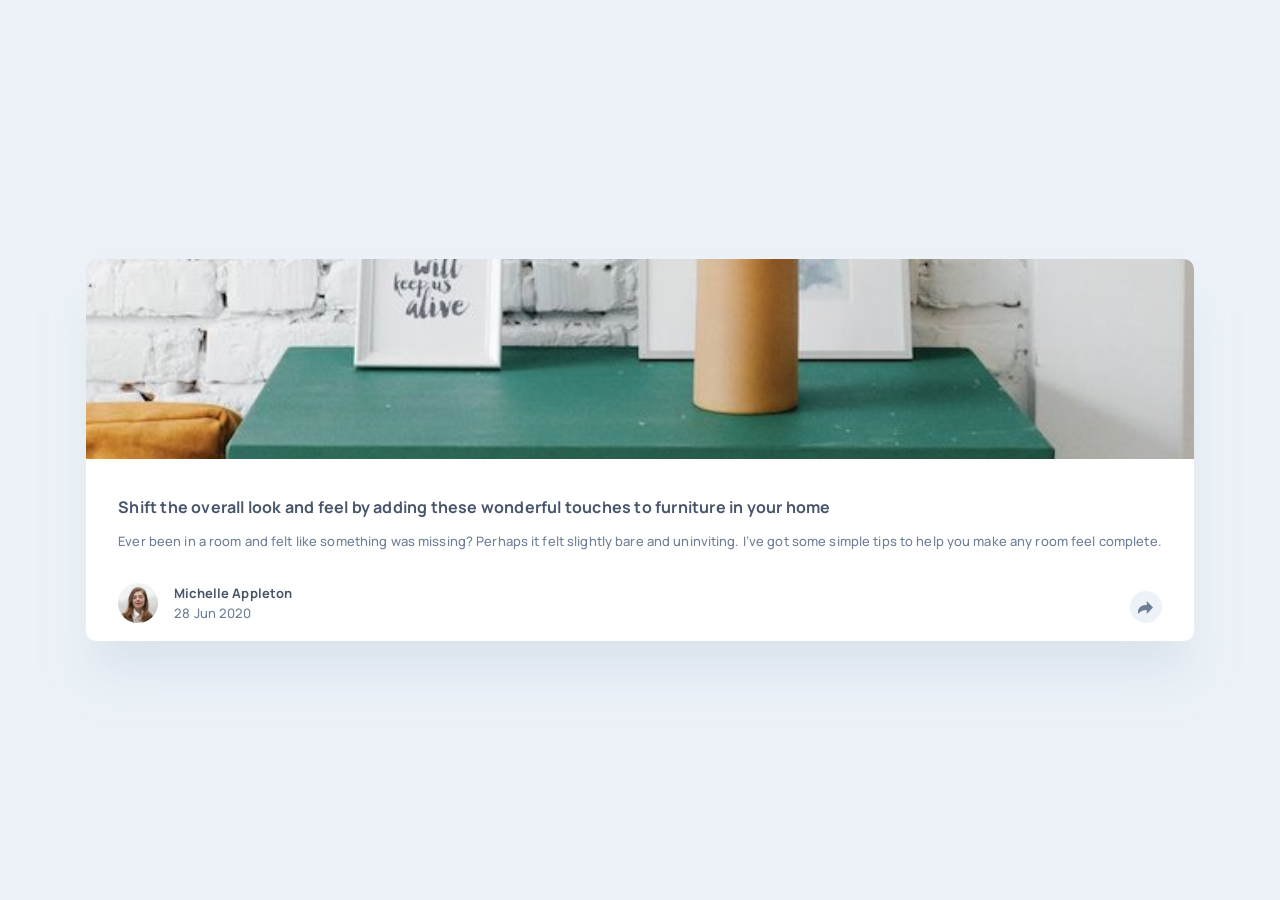
<file: article-preview-component-master/index.html>
<!DOCTYPE html>
<html lang="en">
<head>
  <meta charset="UTF-8">
  <meta http-equiv="X-UA-Compatible" content="IE=edge">
  <meta name="viewport" content="width=device-width, initial-scale=1.0">
  <link rel="stylesheet" href="styles/styles.css">
  <title>Document</title>
</head>
<body>
  <div class="c-article">
    <div class="c-article__btn-share">
      <svg xmlns="http://www.w3.org/2000/svg" width="15" height="13"><path fill="#6E8098" d="M15 6.495L8.766.014V3.88H7.441C3.33 3.88 0 7.039 0 10.936v2.049l.589-.612C2.59 10.294 5.422 9.11 8.39 9.11h.375v3.867L15 6.495z"/></svg>
    </div>
    <div class="c-article__image">
      <img src="images/drawers.jpg" alt="Green drawers with a frame showing a quote : Love will keep us alive.">
    </div>
    <div class="c-article__content">
      <div class="c-article__text">
        <h1 class="c-article__tilte">  Shift the overall look and feel by adding these wonderful 
          touches to furniture in your home
        </h1>
        <p class="c-article__description">  Ever been in a room and felt like something was missing? Perhaps 
          it felt slightly bare and uninviting. I’ve got some simple tips 
          to help you make any room feel complete.
        </p>
        <div class="c-article__footer">
          <div class="c-article__info">
            <img src="images/avatar-michelle.jpg" alt="" class="c-article__avatar" width="40px" height="40px">
            <div class="c-article__name-date">
              <p class="c-article__name">Michelle Appleton</p>
              <p class="c-article__date">28 Jun 2020</p>
            </div>
          </div>
        </div>
      </div>
    </div>
    <div class="tooltip toolTip--isvisible" id="toolTips">
      <p>SHARE</p>
      <div class="tooltip__social-icons">
        <svg xmlns="http://www.w3.org/2000/svg" width="20" height="20"><path fill="#FFF" d="M18.896 0H1.104C.494 0 0 .494 0 1.104v17.793C0 19.506.494 20 1.104 20h9.58v-7.745H8.076V9.237h2.606V7.01c0-2.583 1.578-3.99 3.883-3.99 1.104 0 2.052.082 2.329.119v2.7h-1.598c-1.254 0-1.496.597-1.496 1.47v1.928h2.989l-.39 3.018h-2.6V20h5.098c.608 0 1.102-.494 1.102-1.104V1.104C20 .494 19.506 0 18.896 0z"/></svg>
        <svg xmlns="http://www.w3.org/2000/svg" width="20" height="17"><path fill="#FFF" d="M20 2.172a8.192 8.192 0 01-2.357.646 4.11 4.11 0 001.804-2.27 8.22 8.22 0 01-2.605.996A4.096 4.096 0 0013.847.248c-2.65 0-4.596 2.472-3.998 5.037A11.648 11.648 0 011.392 1a4.109 4.109 0 001.27 5.478 4.086 4.086 0 01-1.858-.513c-.045 1.9 1.318 3.679 3.291 4.075a4.113 4.113 0 01-1.853.07 4.106 4.106 0 003.833 2.849A8.25 8.25 0 010 14.658a11.616 11.616 0 006.29 1.843c7.618 0 11.922-6.434 11.663-12.205A8.354 8.354 0 0020 2.172z"/></svg>
        <svg xmlns="http://www.w3.org/2000/svg" width="20" height="20"><path fill="#FFF" d="M10 0C4.478 0 0 4.477 0 10c0 4.237 2.636 7.855 6.356 9.312-.088-.791-.167-2.005.035-2.868.182-.78 1.172-4.97 1.172-4.97s-.299-.6-.299-1.486c0-1.39.806-2.428 1.81-2.428.852 0 1.264.64 1.264 1.408 0 .858-.545 2.14-.828 3.33-.236.995.5 1.807 1.48 1.807 1.778 0 3.144-1.874 3.144-4.58 0-2.393-1.72-4.068-4.177-4.068-2.845 0-4.515 2.135-4.515 4.34 0 .859.331 1.781.745 2.281a.3.3 0 01.069.288l-.278 1.133c-.044.183-.145.223-.335.134-1.249-.581-2.03-2.407-2.03-3.874 0-3.154 2.292-6.052 6.608-6.052 3.469 0 6.165 2.473 6.165 5.776 0 3.447-2.173 6.22-5.19 6.22-1.013 0-1.965-.525-2.291-1.148l-.623 2.378c-.226.869-.835 1.958-1.244 2.621.937.29 1.931.446 2.962.446 5.522 0 10-4.477 10-10S15.522 0 10 0z"/></svg>
      </div>
    </div>
  </div>
  <script>
  eventTarget = document.querySelector('.c-article__btn-share');

  eventHandlerFunction = function() {
    toolTip = document.querySelector('.tooltip');
    console.log(toolTip.classList)
    toolTip.classList.toggle('toolTip--isvisible')
  }
  
  eventTarget.addEventListener("click", eventHandlerFunction);

  </script>
</body>
</html>
</file>
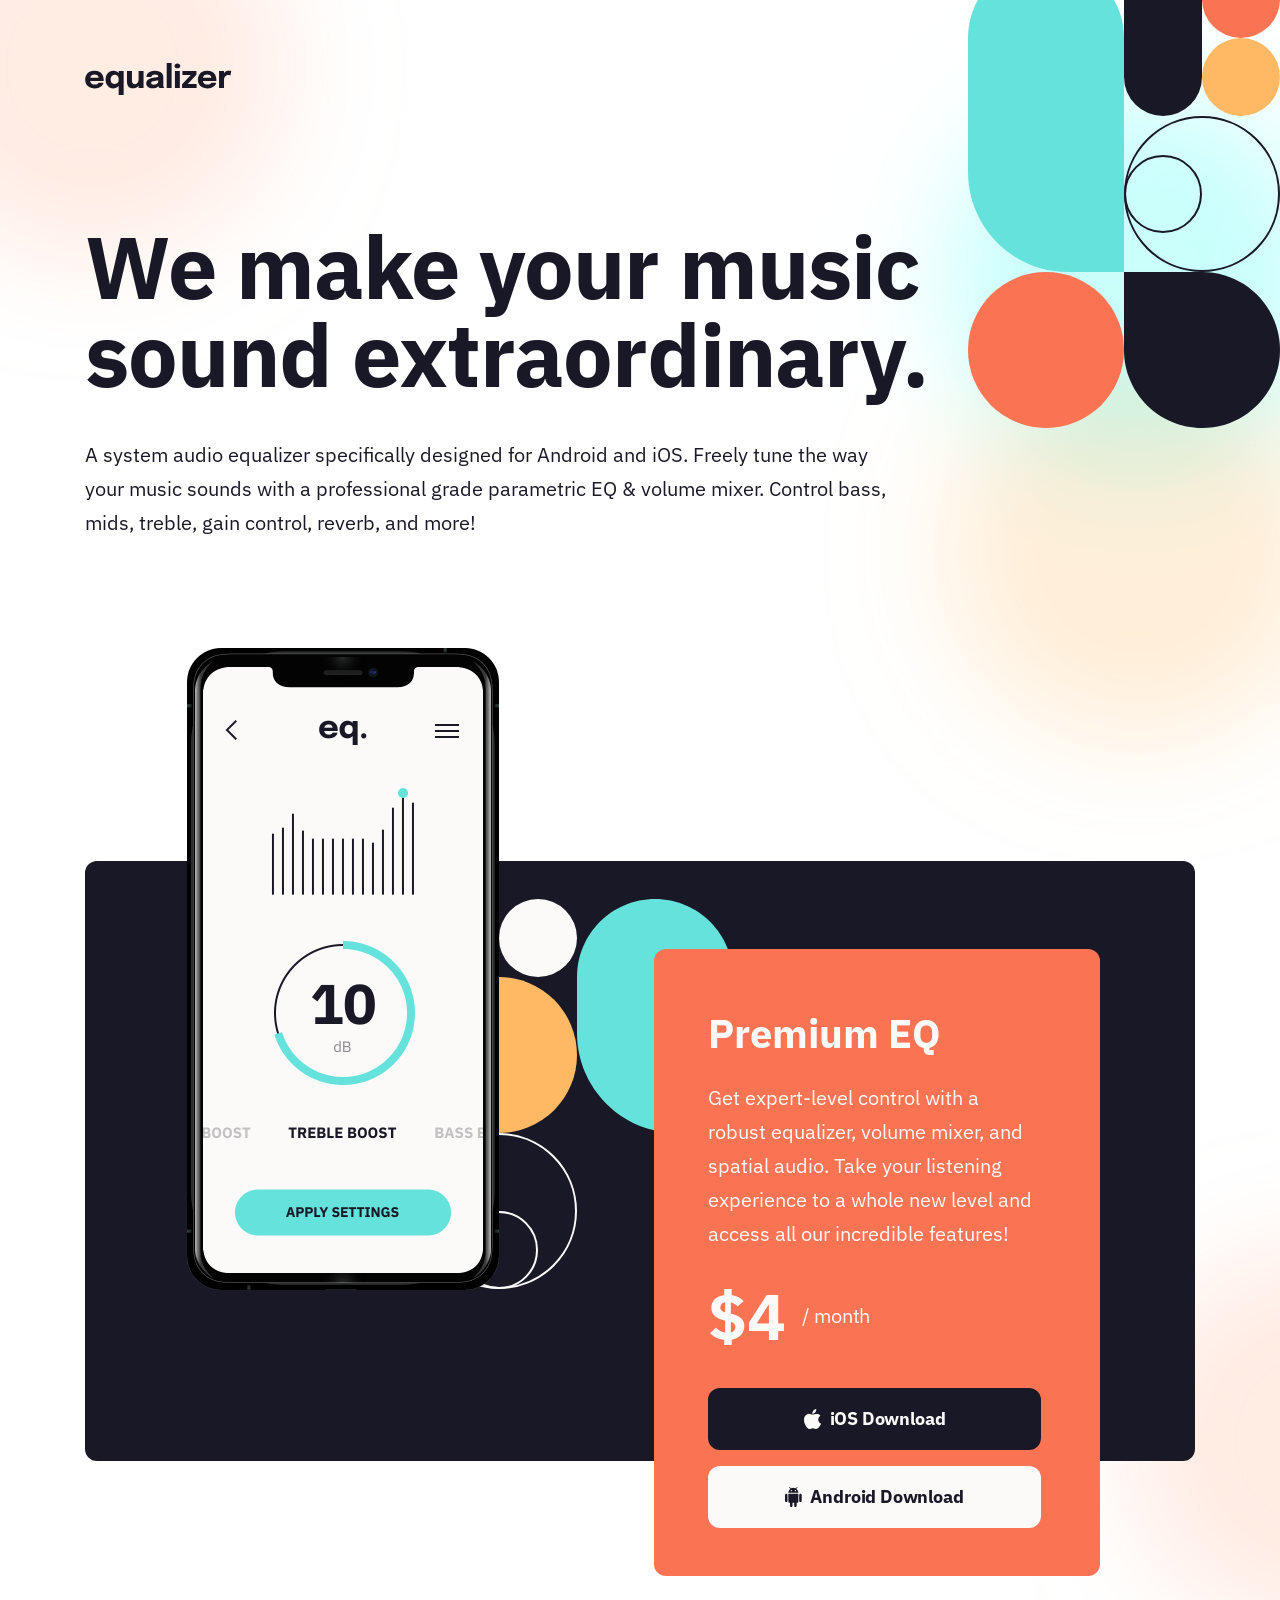
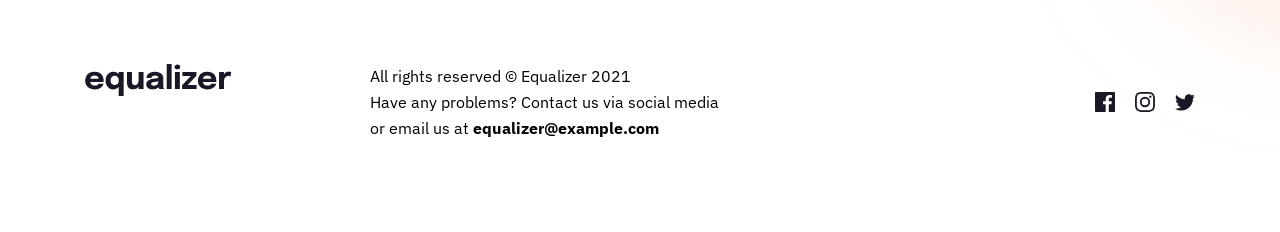
<file: equalizer-landing-page/index.html>
<!DOCTYPE html>
<html lang="en">
<head>
  <meta charset="UTF-8">
  <meta http-equiv="X-UA-Compatible" content="IE=edge">
  <meta name="viewport" content="width=device-width, initial-scale=1.0">
  <link rel="stylesheet" href="styles/style.css">
  <title>Equalizer | We make your music sound extraordinary</title>
</head>
<body>
  <header>
    <img src="images/bg-pattern-1.svg" alt="" class="header__background">
    <img src="images/equalizer.svg" alt="logo equalizer" class="header__logo">
    <h1>We make your music sound extraordinary.</h1>
    <p class="header__subtitle">A system audio equalizer specifically designed for Android and iOS. Freely tune the way your music sounds with a professional grade parametric EQ & volume mixer. Control bass, mids, treble, gain control, reverb, and more!</p>
</header>
<main>
  <div class="content">
    <div class="content__background">
      <div class="content__illustration"></div>
    </div>
    <img src="images/illustration-app.png" alt="Mobile screen showing equalizer app" class="content__mobile-image">
    <div class="card-info">
      <h2 class="card-info__title">Premium EQ</h2>
      <p class="card-info__description">Get expert-level control with a robust equalizer, volume mixer, and spatial audio. Take your listening experience to a whole new level and access all our incredible features!</p>
      <div class="card-info__price"><span>$4</span>/ month</div>
      <a href="#" class="card-info__button-ios"><img src="images/icon-apple.svg" alt="Apple logo">iOS Download</a>
      <a href="#" class="card-info__button-android"><img src="images/icon-android.svg" alt="Android logo">Android Download</a>
    </div>
  </div>
</main>
  <footer>
    <img src="images/equalizer.svg" alt="Logo equalizer" class="footer__logo">
    <div class="footer__info-social">
      <p class="footer__copyright">All rights reserved © Equalizer 2021
        <br/>Have any problems? Contact us via social media or email us at <strong>equalizer@example.com</strong></p>
      <div class="footer__social-icons">
        <a href="#"><svg width="20" height="20" xmlns="http://www.w3.org/2000/svg"><path d="M18.896 0H1.104C.494 0 0 .494 0 1.104v17.793C0 19.506.494 20 1.104 20h9.58v-7.745H8.076V9.237h2.606V7.01c0-2.583 1.578-3.99 3.883-3.99 1.104 0 2.052.082 2.329.119v2.7h-1.598c-1.254 0-1.496.597-1.496 1.47v1.928h2.989l-.39 3.018h-2.6V20h5.098c.608 0 1.102-.494 1.102-1.104V1.104C20 .494 19.506 0 18.896 0Z" fill="#191826"/></svg></a>
        <a href="#"><svg width="20" height="20" xmlns="http://www.w3.org/2000/svg"><path d="M10 1.802c2.67 0 2.987.01 4.042.059 2.71.123 3.975 1.409 4.099 4.099.048 1.054.057 1.37.057 4.04 0 2.672-.01 2.988-.057 4.042-.124 2.687-1.387 3.975-4.1 4.099-1.054.048-1.37.058-4.041.058-2.67 0-2.987-.01-4.04-.058-2.718-.124-3.977-1.416-4.1-4.1-.048-1.054-.058-1.37-.058-4.041 0-2.67.01-2.986.058-4.04.124-2.69 1.387-3.977 4.1-4.1 1.054-.048 1.37-.058 4.04-.058ZM10 0C7.284 0 6.944.012 5.877.06 2.246.227.227 2.242.061 5.877.01 6.944 0 7.284 0 10s.012 3.057.06 4.123c.167 3.632 2.182 5.65 5.817 5.817 1.067.048 1.407.06 4.123.06s3.057-.012 4.123-.06c3.629-.167 5.652-2.182 5.816-5.817.05-1.066.061-1.407.061-4.123s-.012-3.056-.06-4.122C19.777 2.249 17.76.228 14.124.06 13.057.01 12.716 0 10 0Zm0 4.865a5.135 5.135 0 1 0 0 10.27 5.135 5.135 0 0 0 0-10.27Zm0 8.468a3.333 3.333 0 1 1 0-6.666 3.333 3.333 0 0 1 0 6.666Zm5.338-9.87a1.2 1.2 0 1 0 0 2.4 1.2 1.2 0 0 0 0-2.4Z" fill="#191826"/></svg></a>
        <a href="#"><svg width="20" height="17" xmlns="http://www.w3.org/2000/svg"><path d="M20 2.172a8.192 8.192 0 0 1-2.357.646 4.11 4.11 0 0 0 1.805-2.27 8.22 8.22 0 0 1-2.606.996A4.096 4.096 0 0 0 13.847.248c-2.65 0-4.596 2.472-3.998 5.037A11.648 11.648 0 0 1 1.392 1a4.109 4.109 0 0 0 1.27 5.478 4.086 4.086 0 0 1-1.858-.513c-.045 1.9 1.318 3.679 3.291 4.075a4.113 4.113 0 0 1-1.853.07 4.106 4.106 0 0 0 3.833 2.849A8.25 8.25 0 0 1 0 14.658a11.616 11.616 0 0 0 6.29 1.843c7.618 0 11.923-6.434 11.663-12.205A8.354 8.354 0 0 0 20 2.172Z" fill="#191826"/></svg></a>
      </div>  
    </div>
  </footer>
</body>
</html>
</file>
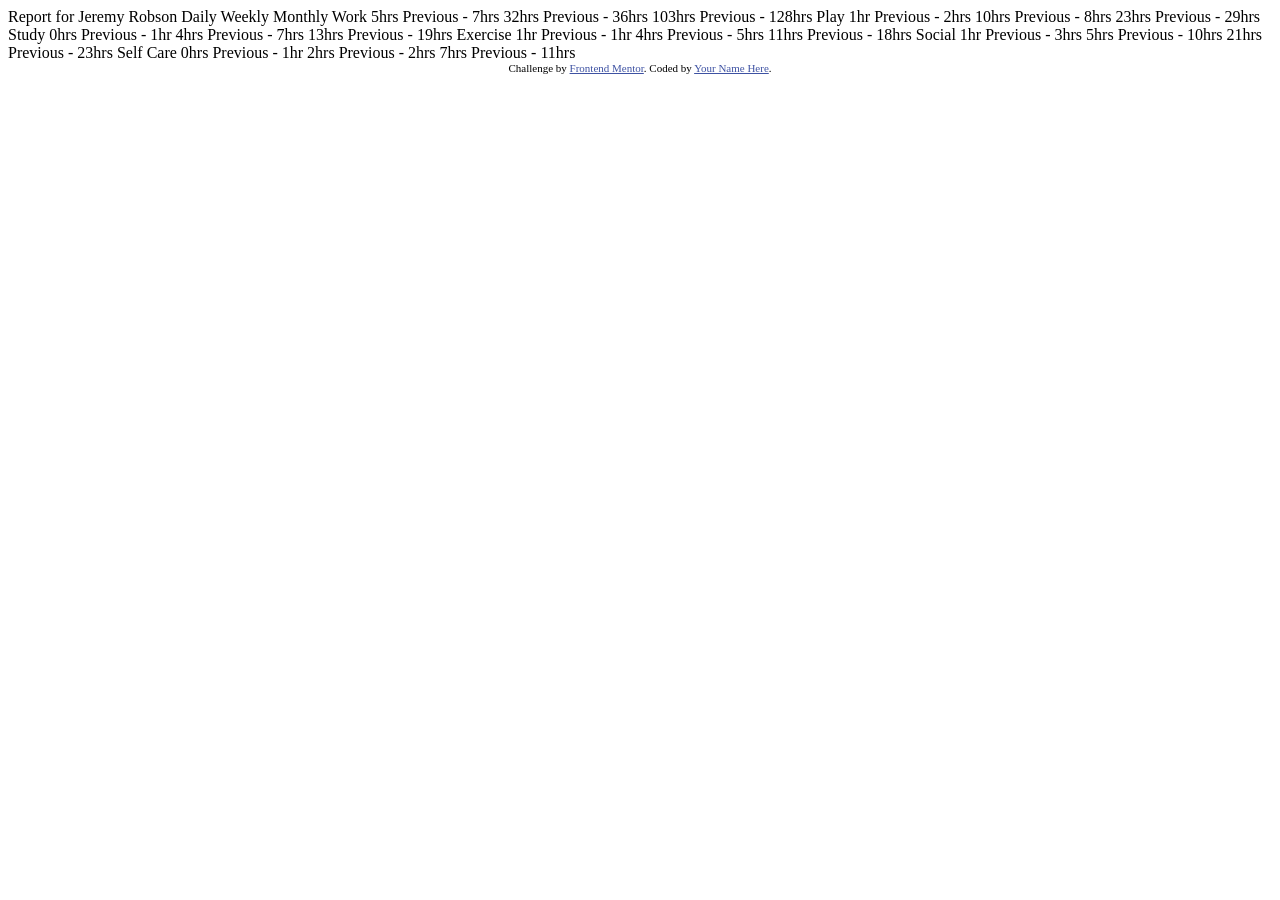
<file: time-tracking-dashboard-main/index.html>
<!DOCTYPE html>
<html lang="en">
<head>
  <meta charset="UTF-8">
  <meta name="viewport" content="width=device-width, initial-scale=1.0"> <!-- displays site properly based on user's device -->

  <link rel="icon" type="image/png" sizes="32x32" href="./images/favicon-32x32.png">
  
  <title>Frontend Mentor | Time tracking dashboard</title>

  <!-- Feel free to remove these styles or customise in your own stylesheet 👍 -->
  <style>
    .attribution { font-size: 11px; text-align: center; }
    .attribution a { color: hsl(228, 45%, 44%); }
  </style>
</head>
<body>

  Report for
  Jeremy Robson

  Daily
  Weekly
  Monthly

  Work
  5hrs <!-- daily -->
  Previous - 7hrs <!-- daily -->
  32hrs <!-- weekly -->
  Previous - 36hrs <!-- weekly -->
  103hrs <!-- monthly -->
  Previous - 128hrs <!-- monthly -->

  Play
  1hr <!-- daily -->
  Previous - 2hrs <!-- daily -->
  10hrs <!-- weekly -->
  Previous - 8hrs <!-- weekly -->
  23hrs <!-- monthly -->
  Previous - 29hrs <!-- monthly -->

  Study
  0hrs <!-- daily -->
  Previous - 1hr <!-- daily -->
  4hrs <!-- weekly -->
  Previous - 7hrs <!-- weekly -->
  13hrs <!-- monthly -->
  Previous - 19hrs <!-- monthly -->

  Exercise
  1hr <!-- daily -->
  Previous - 1hr <!-- daily -->
  4hrs <!-- weekly -->
  Previous - 5hrs <!-- weekly -->
  11hrs <!-- monthly -->
  Previous - 18hrs <!-- monthly -->

  Social
  1hr <!-- daily -->
  Previous - 3hrs <!-- daily -->
  5hrs <!-- weekly -->
  Previous - 10hrs <!-- weekly -->
  21hrs <!-- monthly -->
  Previous - 23hrs <!-- monthly -->

  Self Care
  0hrs <!-- daily -->
  Previous - 1hr <!-- daily -->
  2hrs <!-- weekly -->
  Previous - 2hrs <!-- weekly -->
  7hrs <!-- monthly -->
  Previous - 11hrs <!-- monthly -->

  
  <div class="attribution">
    Challenge by <a href="https://www.frontendmentor.io?ref=challenge" target="_blank">Frontend Mentor</a>. 
    Coded by <a href="#">Your Name Here</a>.
  </div>
</body>
</html>
</file>
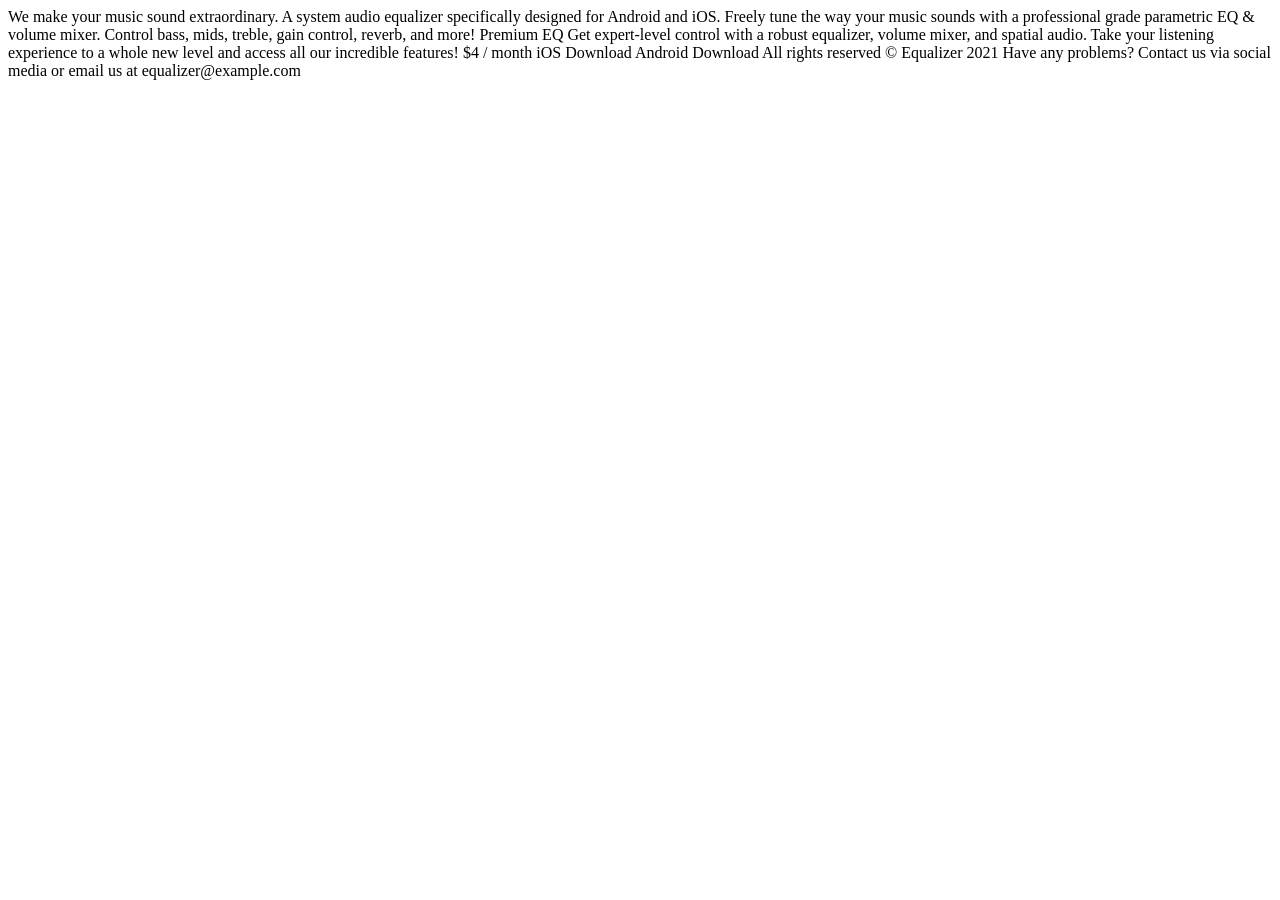
<file: equalizer-landing-page/starter-code/index.html>
<!DOCTYPE html>
<html lang="en">
<head>
  <meta charset="UTF-8">
  <meta name="viewport" content="width=device-width, initial-scale=1.0">

  <link rel="icon" type="image/png" sizes="32x32" href="./assets/favicon-32x32.png">
  
  <title>Frontend Mentor | Equalizer landing page</title>
</head>
<body>

  We make your music sound extraordinary.

  A system audio equalizer specifically designed for Android and iOS. Freely tune the 
  way your music sounds with a professional grade parametric EQ & volume mixer. Control 
  bass, mids, treble, gain control, reverb, and more!

  Premium EQ

  Get expert-level control with a robust equalizer, volume mixer, and spatial audio. Take 
  your listening experience to a whole new level and access all our incredible features!

  $4 / month

  iOS Download
  Android Download

  All rights reserved © Equalizer 2021
  Have any problems? Contact us via social media or email us at equalizer@example.com

</body>
</html>
</file>
<file: article-preview-component-master/styles/styles.css>
@import url("https://fonts.googleapis.com/css2?family=IBM+Plex+Sans:wght@400;700&family=Manrope:wght@500;700&family=Outfit:wght@300;400;600&family=Red+Hat+Display:wght@500;700;900&display=swap");
*, *::before, *::after {
  -webkit-box-sizing: border-box;
          box-sizing: border-box;
}

* {
  margin: 0;
}

html, body {
  height: 100%;
}

body {
  -webkit-font-smoothing: antialiased;
  background: #ecf2f8;
  display: -webkit-box;
  display: -ms-flexbox;
  display: flex;
  -webkit-box-align: center;
      -ms-flex-align: center;
          align-items: center;
  -webkit-box-pack: center;
      -ms-flex-pack: center;
          justify-content: center;
  padding: 0 24px;
}

img, picture, video, canvas, svg {
  display: block;
}

input, button, textarea, select {
  font: inherit;
}

p, h1, h2, h3, h4, h5, h6 {
  overflow-wrap: break-word;
}

#root, #__next {
  isolation: isolate;
}

.c-article {
  position: relative;
  background: #FFFFFF;
  -webkit-box-shadow: 0px 40px 40px -10px rgba(201, 213, 225, 0.503415);
          box-shadow: 0px 40px 40px -10px rgba(201, 213, 225, 0.503415);
  border-radius: 10px;
  display: -webkit-box;
  display: -ms-flexbox;
  display: flex;
  -webkit-box-orient: vertical;
  -webkit-box-direction: normal;
      -ms-flex-direction: column;
          flex-direction: column;
}

.c-article .c-article__image img {
  height: 200px;
  width: 100%;
  -o-object-fit: cover;
     object-fit: cover;
  border-radius: 10px 10px 0px 0px;
}

.c-article .c-article__content {
  padding: 36px 32px 18px 32px;
}

.c-article .c-article__content .c-article__tilte {
  margin-bottom: 12px;
  font-family: Manrope;
  font-weight: bold;
  font-size: 16px;
  line-height: 24px;
  letter-spacing: 0.2px;
  color: #48556a;
}

.c-article .c-article__content .c-article__description {
  margin-bottom: 32px;
  font-family: Manrope;
  font-size: 13px;
  font-style: normal;
  font-weight: 500;
  line-height: 20px;
  letter-spacing: 0.12187500298023224px;
  color: #6d7f97;
}

.c-article .c-article__footer {
  display: -webkit-box;
  display: -ms-flexbox;
  display: flex;
  -webkit-box-pack: justify;
      -ms-flex-pack: justify;
          justify-content: space-between;
  -webkit-box-align: center;
      -ms-flex-align: center;
          align-items: center;
}

.c-article .c-article__footer .c-article__info {
  display: -webkit-box;
  display: -ms-flexbox;
  display: flex;
}

.c-article .c-article__footer .c-article__info .c-article__avatar {
  border-radius: 100%;
  margin-right: 16px;
}

.c-article .c-article__footer .c-article__info .c-article__name-date .c-article__name {
  font-family: Manrope;
  font-size: 13px;
  font-style: normal;
  font-weight: 700;
  line-height: 20px;
  letter-spacing: 0.12187500298023224px;
  color: #48556a;
}

.c-article .c-article__footer .c-article__info .c-article__name-date .c-article__date {
  font-family: Manrope;
  font-size: 13px;
  font-style: normal;
  font-weight: 500;
  line-height: 20px;
  letter-spacing: 0.12187500298023224px;
  text-align: left;
  color: #6d7f97;
}

.c-article .c-article__footer .c-article__btn-share {
  cursor: pointer;
  width: 32px;
  height: 32px;
  border-radius: 100%;
  background: #ecf2f8;
  display: -webkit-box;
  display: -ms-flexbox;
  display: flex;
  -webkit-box-pack: center;
      -ms-flex-pack: center;
          justify-content: center;
  -webkit-box-align: center;
      -ms-flex-align: center;
          align-items: center;
}

.c-article .c-article__share {
  opacity: 0;
  position: absolute;
  bottom: 0;
  width: 100%;
  display: -webkit-box;
  display: -ms-flexbox;
  display: flex;
  -webkit-box-pack: justify;
      -ms-flex-pack: justify;
          justify-content: space-between;
  -webkit-box-align: center;
      -ms-flex-align: center;
          align-items: center;
  background-color: #48556a;
  padding: 16px 32px;
  border-radius: 0 0 10px 10px;
}

.c-article .c-article__share:hover {
  opacity: 1;
}

.c-article .c-article__share .c-article__social-icons {
  display: -webkit-box;
  display: -ms-flexbox;
  display: flex;
  -webkit-box-align: center;
      -ms-flex-align: center;
          align-items: center;
}

.c-article .c-article__share .c-article__social-icons > * {
  margin-right: 16px;
}

.c-article .c-article__share .c-article__social-icons p {
  font-family: Manrope;
  font-style: normal;
  font-weight: 500;
  font-size: 13px;
  line-height: 20px;
  letter-spacing: 5px;
  text-transform: capitalize;
  color: #9eafc2;
}

.c-article .c-article__btn-share {
  position: absolute;
  bottom: 18px;
  right: 32px;
  z-index: 2;
  cursor: pointer;
  width: 32px;
  height: 32px;
  border-radius: 100%;
  background: #ecf2f8;
  display: -webkit-box;
  display: -ms-flexbox;
  display: flex;
  -webkit-box-pack: center;
      -ms-flex-pack: center;
          justify-content: center;
  -webkit-box-align: center;
      -ms-flex-align: center;
          align-items: center;
}

.c-article .c-article__btn-share svg path {
  fill: #6d7f97;
}

.c-article .tooltip {
  position: absolute;
  background-color: #48556a;
  display: -webkit-box;
  display: -ms-flexbox;
  display: flex;
  -webkit-box-align: center;
      -ms-flex-align: center;
          align-items: center;
  -webkit-box-pack: start;
      -ms-flex-pack: start;
          justify-content: flex-start;
  padding: 22px 32px;
  width: 100%;
  bottom: 0;
  border-radius: 0px 0px 10px 10px;
}

.c-article .tooltip.toolTip--isvisible {
  visibility: hidden;
}

.c-article .tooltip p {
  margin-right: 16px;
  font-family: Manrope;
  font-style: normal;
  font-weight: 500;
  font-size: 13px;
  line-height: 20px;
  letter-spacing: 5px;
  color: #9eafc2;
}

.c-article .tooltip .tooltip__social-icons {
  display: -webkit-box;
  display: -ms-flexbox;
  display: flex;
}

.c-article .tooltip .tooltip__social-icons {
  display: -ms-grid;
  display: grid;
  -ms-grid-columns: 1fr 1fr 1fr;
      grid-template-columns: 1fr 1fr 1fr;
  grid-gap: 16px;
}

@media only screen and (min-width: 1440px) {
  body {
    margin: 0 355px;
    padding: 0;
  }
  .c-article {
    max-width: 730px;
    -webkit-box-orient: horizontal;
    -webkit-box-direction: normal;
        -ms-flex-direction: row;
            flex-direction: row;
  }
  .c-article .c-article__image img {
    width: 285px;
    height: 280px;
    border-radius: 10px 0 0 10px;
  }
  .c-article .c-article__content {
    padding: 32px 40px;
  }
  .c-article .c-article__content .c-article__text .c-article__tilte {
    font-weight: bold;
    font-size: 20px;
    line-height: 28px;
    letter-spacing: 0.25px;
  }
  .c-article .c-article__content .c-article__text .c-article__description {
    margin-bottom: 20px;
  }
  .c-article .c-article__btn-share {
    bottom: 32px;
    right: 40px;
  }
  .c-article .tooltip {
    -webkit-box-pack: center;
        -ms-flex-pack: center;
            justify-content: center;
    bottom: 96px;
    right: -67px;
    width: 248px;
    height: 55px;
    border-radius: 10px;
  }
  .c-article .tooltip::after {
    content: " ";
    position: absolute;
    top: 100%;
    /* At the bottom of the tooltip */
    left: 50%;
    margin-left: -12px;
    border-width: 12px;
    border-style: solid;
    border-color: #48556a transparent transparent transparent;
  }
}
/*# sourceMappingURL=styles.css.map */
</file>
<file: equalizer-landing-page/styles/style.css>
@import url('https://fonts.googleapis.com/css2?family=IBM+Plex+Sans:wght@400;700&family=Outfit:wght@300;400;600&family=Red+Hat+Display:wght@500;700;900&display=swap');

*, *::before, *::after {
  box-sizing: border-box;
}

* {
  margin: 0;
}

html, body {
  height: 100%;
}

body {
  line-height: 1.5;
  -webkit-font-smoothing: antialiased;
}

img, picture, video, canvas, svg {
  display: block;
  max-width: 100%;
}

input, button, textarea, select {
  font: inherit;
}

p, h1, h2, h3, h4, h5, h6 {
  overflow-wrap: break-word;
}

#root, #__next {
  isolation: isolate;
}

:root {
  --primary: #66E2DC;
  --secondary: #FA7453;
  --terciary: #FFB964;
  --white: #FCFAF9;
  --black: #191826;
}

body {
  font-family: "IBM Plex Sans";
  background: url(../images/bg-main-desktop.png) top -275px left -250px no-repeat;
  display: flex;
  flex-direction: column;
  align-items: center;
}

header {
  width: 1110px;
  margin-bottom: 108px;
  margin-top: 62px;
}

.header__logo {
  margin-bottom: 127px;
}

h1 {
  width: 1015px;
  font-weight: bold;
  font-size: 88px;
  line-height: 88px;
  letter-spacing: -1px;
  color: var(--black);
  margin-bottom: 40px;
}

.header__subtitle {
  width: 825px;
  font-weight: normal;
  font-size: 20px;
  line-height: 34px;
  color: var(--black);
}

.header__background {
  position: absolute;
  right: 0;
  top: -40px;
}

.content {
  position: relative;
  /* border: solid 1px black; */
  width: 1110px;
  height: 928px;
  align-items: center;
  margin-bottom: 87px;
}

.content__background {
  position: absolute;
  width: 1110px;
  height: 600px;
  margin-top: 213px;
  background: #191826;
  border-radius: 12px;
  overflow: hidden;
}

.content__illustration {
  position: absolute;
  top: -40px;
  left: 336px;
  width: 312px;
  height: 468px;
  background: url(../images/bg-pattern-2.svg) no-repeat;
}

.content__mobile-image {
  position: absolute;
  top: 0;
  left: 102px;
  z-index: 3;
  width: 312px;
}

.card-info {
  position: absolute;
  left: 569px;
  bottom: 0;
  z-index: 2;
  width: 446px;
  background: var(--secondary);
  border-radius: 12px;
  padding: 58px 59px 48px 54px;
}

.card-info__title {
  font-weight: bold;
  font-size: 40px;
  line-height: 52px;
  color: var(--white);
  margin-bottom: 22px;
}

.card-info__description {
  font-style: normal;
  font-weight: normal;
  font-size: 20px;
  line-height: 34px;
  color: var(--white);
}

.card-info__price {
  display: flex;
  align-items: center;
  font-weight: normal;
  font-size: 20px;
  line-height: 32px;
  letter-spacing: -0.2px;
  color: #FCFAF9;
  margin-top: 39px;
}

.card-info__price span {
  font-weight: bold;
  font-size: 65px;
  line-height: 52px;
  color: #FCFAF9;
  margin-right: 16px;
}

.card-info__button-ios {
  display: flex;
  justify-content: center;
  align-items: center;
  text-decoration: none;
  font-weight: bold;
  font-size: 18px;
  line-height: 32px;
  text-align: center;
  letter-spacing: -0.18px;
  color: #FCFAF9;
  padding: 15px;
  background: #191826;
  border-radius: 12px;
  margin-top: 46px;
  transition: 0.3s;
}

.card-info__button-android {
  display: flex;
  justify-content: center;
  align-items: center;
  text-decoration: none;
  font-weight: bold;
  font-size: 18px;
  line-height: 32px;
  text-align: center;
  letter-spacing: -0.18px;
  color: #191826;
  padding: 15px;
  background: #FCFAF9;
  border-radius: 12px;
  margin-top: 16px;
  transition: 0.3s;
}

.card-info__button-ios:hover {
  background: var(--primary);
}

.card-info__button-android:hover {
  background: #FFB964;
}

.card-info__button-ios img {
  margin-right: 8px;
}

.card-info__button-android img {
  margin-right: 8px;
}

footer {
  display: flex;
  padding-bottom: 91px;
}

.footer__info-social {
  display: flex;
}

.footer__logo {
  align-self: flex-start;
  margin-right: 138px;
}

.footer__copyright {
  width: 366px;
  margin-right: 359px;
  font-weight: normal;
  font-size: 16px;
  line-height: 26px;
}

.footer__social-icons {
  display: flex;
  justify-content: space-between;
  align-items: center;
  width: 100px;
}

.footer__social-icons svg path {
  transition: 0.3s;
}

.footer__social-icons svg:hover path {
  fill: var(--secondary);
}

@media only screen and (max-width: 768px) {
  body {
    display: block;    
    width: 768px;
    padding: 0 39px 85px 39px;
    background: url(../images/bg-main-tablet.png) top -205px left -397px no-repeat;
  }

  header {
    width: 510px;
    margin-bottom: 111px;
  }

  h1 {
    width: inherit;
    font-size: 64px;
    line-height: 64px;
    letter-spacing: -0.727273px;
  }
  .header__background {
    position: absolute;
    right: -35px;
    top: -32px;
  }

  .header__subtitle {
    width: inherit;
  }

  .content {
    width: inherit;
    height: 850px;
  }

  .content__background {
    width: 100%;
    margin-top: 138px;
  }

  .content__mobile-image {
    position: absolute;
    top: 0;
    left: 64px;
    z-index: 2;
    width: 270px;
  }

  .content__illustration {
    left: 229px;
    top: -31px;
  }

  .card-info {
    position: absolute;
    left: 239px;
    bottom: 0;
    z-index: 3;
    width: 399px;
    background: var(--secondary);
    border-radius: 12px;
    padding: 48px 54px 48px 49px;
  }

  .card-info__title {
    font-weight: bold;
    font-size: 32px;
    line-height: 40px;
    margin-bottom: 12px;
  }

  .card-info__description {
    font-weight: normal;
    font-size: 18px;
    line-height: 28px;
    margin-bottom: 36px;
  }

  .card-info__price {
    margin-top: 36px;
  }

  .card-info__button-ios {
    margin-top: 32px;
  }

  footer {
    flex-direction: column;
    padding-bottom: 85px;
  }

  .footer__logo {
    margin-bottom: 32px;
    float: none;
  }

  .footer__copyright {
    display: block;
    margin-right: 230px;
  }
}

@media only screen and (max-width: 414px) {
  body {
    display: block;    
    width: 100%;
    padding: 0;
    background: url(../images/bg-main-mobile.png) top -220px left 0 no-repeat;
  }

  header {
    padding: 0 24px;
    width: 100%;
    margin-top: 40px;
    margin-bottom: 66px;
  }

  .header__logo {
    margin-bottom: 66px;
  }

  h1 {
    width: 100%;
    font-size: 40px;
    line-height: 48px;
    letter-spacing: -0.454545px;
    margin-bottom: 20px;
  }

  .header__subtitle {
    font-size: 16px;
    line-height: 26px;  
  }

  .header__background {
    display: none;
  }

  .header__subtitle {
    width: 100%;
  }

  .content {
    display: flex;
    flex-direction: column;
    justify-content: center;
    width: 100%;
    height: 1024px;
    margin-bottom: 64px;
  }

  .content__background {
    width: 100%;
    margin-bottom: 394px;
  }

  .content__mobile-image {
    width: 209px;
    position: static;
    margin-bottom: 48px;
  }

  .content__illustration {
    left: 48px;
    top: 0px;
    background-size: 280px 420px;
  }

  .card-info {
    position: static;
    z-index: 3;
    width: 100%;
    background: var(--secondary);
    border-radius: 12px;
    padding: 48px 54px 48px 49px;
  }

  .card-info__title {
    font-weight: bold;
    font-size: 32px;
    line-height: 40px;
    margin-bottom: 12px;
  }

  .card-info__description {
    font-weight: normal;
    font-size: 18px;
    line-height: 28px;
    margin-bottom: 36px;
  }

  .card-info__price {
    margin-top: 36px;
  }

  .card-info__button-ios {
    margin-top: 32px;
  }

  footer {
    width: 100%;
    flex-direction: column;
    padding: 0px 24px 80px;

  }

  .footer__logo {
    margin-bottom: 32px;
    float: none;
  }

  .footer__copyright {
    display: block;
    width: 100%;
    margin-bottom: 64px;
  }

  .footer__info-social {
    flex-direction: column;
  }
}
</file>
